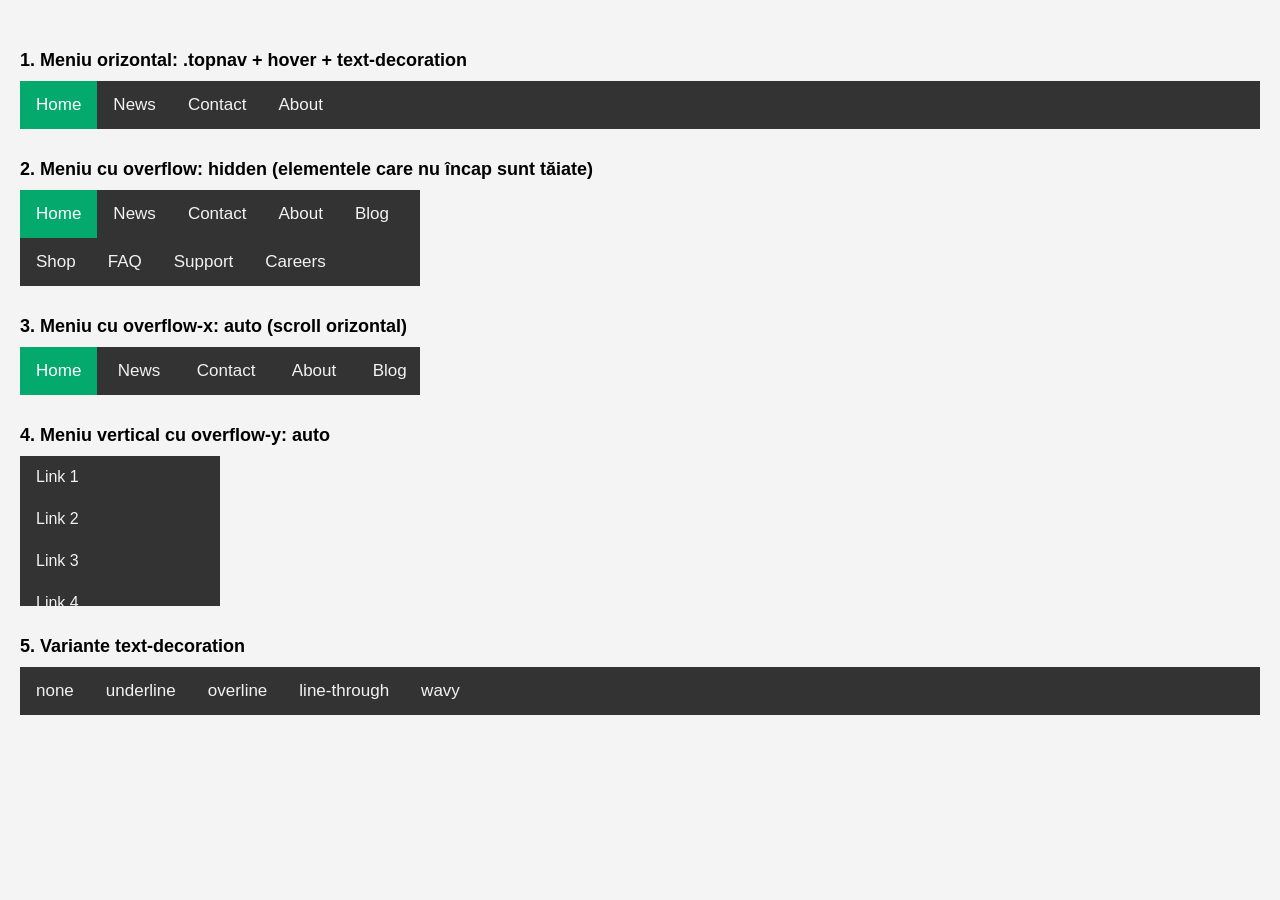
<file: Car-Game/index.html>
<!DOCTYPE html>
<html lang="ro">
<head>
  <meta charset="UTF-8">
  <meta name="viewport" content="width=device-width, initial-scale=1.0">
  <title>Demo CSS pentru meniuri</title>
  <link rel="stylesheet" href="styles.css">
</head>
<body>

  <h2>1. Meniu orizontal: .topnav + hover + text-decoration</h2>
  <div class="topnav">
    <a class="active" href="#home">Home</a>
    <a href="#news">News</a>
    <a href="#contact">Contact</a>
    <a href="#about">About</a>
  </div>

  <h2>2. Meniu cu overflow: hidden (elementele care nu încap sunt tăiate)</h2>
  <div class="topnav overflow-hidden">
    <a class="active" href="#home">Home</a>
    <a href="#news">News</a>
    <a href="#contact">Contact</a>
    <a href="#about">About</a>
    <a href="#blog">Blog</a>
    <a href="#shop">Shop</a>
    <a href="#faq">FAQ</a>
    <a href="#support">Support</a>
    <a href="#careers">Careers</a>
  </div>

  <h2>3. Meniu cu overflow-x: auto (scroll orizontal)</h2>
  <div class="topnav overflow-scroll">
    <a class="active" href="#home">Home</a>
    <a href="#news">News</a>
    <a href="#contact">Contact</a>
    <a href="#about">About</a>
    <a href="#blog">Blog</a>
    <a href="#shop">Shop</a>
    <a href="#faq">FAQ</a>
    <a href="#support">Support</a>
    <a href="#careers">Careers</a>
  </div>

  <h2>4. Meniu vertical cu overflow-y: auto</h2>
  <div class="sidenav">
    <a href="#a">Link 1</a>
    <a href="#b">Link 2</a>
    <a href="#c">Link 3</a>
    <a href="#d">Link 4</a>
    <a href="#e">Link 5</a>
    <a href="#f">Link 6</a>
    <a href="#g">Link 7</a>
    <a href="#h">Link 8</a>
  </div>

  <h2>5. Variante text-decoration</h2>
  <div class="topnav decorations">
    <a href="#none" class="td-none">none</a>
    <a href="#underline" class="td-underline">underline</a>
    <a href="#overline" class="td-overline">overline</a>
    <a href="#line-through" class="td-line">line-through</a>
    <a href="#wavy" class="td-wavy">wavy</a>
  </div>

</body>
</html>
</file>
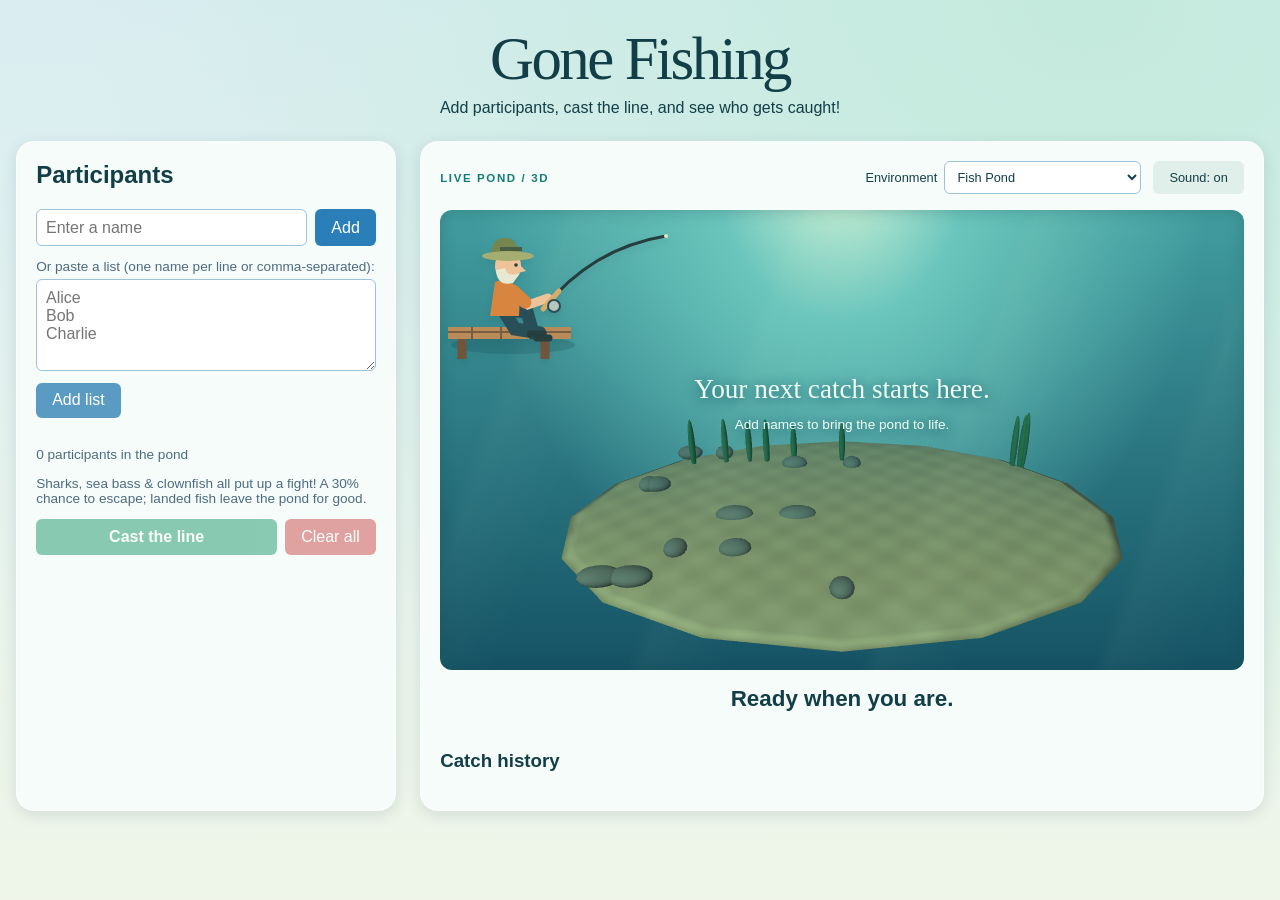
<file: Lesson-20261025-Inputs-Pick-App/index.html>
<!DOCTYPE html>
<html lang="en">
<head>
  <meta charset="UTF-8" />
  <meta name="viewport" content="width=device-width, initial-scale=1.0" />
  <title>Gone Fishing - Random Winner Picker</title>
  <link rel="stylesheet" href="styles.css" />
</head>
<body>
  <header>
    <h1 id="page-title">Gone Fishing</h1>
    <p id="page-description">Add participants, cast the line, and see who gets caught!</p>
  </header>

  <main>
    <section class="panel">
      <h2>Participants</h2>
      <form id="add-form">
        <input id="name-input" type="text" placeholder="Enter a name" aria-label="Participant name" autocomplete="off" />
        <button type="submit">Add</button>
      </form>

      <label for="bulk-input" class="hint">Or paste a list (one name per line or comma-separated):</label>
      <textarea id="bulk-input" rows="4" placeholder="Alice&#10;Bob&#10;Charlie"></textarea>
      <button id="bulk-add" type="button" class="secondary">Add list</button>

      <ul id="people-list"></ul>
      <p id="count" class="hint"></p>

      <p id="game-hint" class="hint">Sharks, sea bass &amp; clownfish all put up a fight! A 30% chance to escape; landed fish leave the pond for good.</p>

      <div class="actions">
        <button id="cast-btn" type="button" class="primary">Cast the line</button>
        <button id="clear-btn" type="button" class="danger">Clear all</button>
      </div>
    </section>

    <section class="panel pond-panel">
      <div class="pond-toolbar">
        <span class="pond-badge">LIVE POND / 3D</span>
        <label class="environment-control" for="environment">
          Environment
          <select id="environment">
            <option value="fish-pond">Fish Pond</option>
            <option value="star-wars">Star Wars</option>
            <option value="hell-support">Hell's Customer Support</option>
          </select>
        </label>
        <button id="sound-btn" type="button" class="secondary" aria-pressed="false">Sound: on</button>
      </div>
      <div id="pond" class="pond" role="img" aria-label="A fisherman casting into a 3D pond of participant fish">
        <svg class="space-sky" viewBox="0 0 900 460" preserveAspectRatio="xMidYMid slice" aria-hidden="true">
          <defs>
            <pattern id="stars" width="113" height="91" patternUnits="userSpaceOnUse">
              <circle cx="8" cy="17" r="1" fill="#fff5d6" />
              <circle cx="43" cy="68" r="0.7" fill="#c2dfff" />
              <circle cx="95" cy="38" r="1.2" fill="#eefaff" />
              <circle cx="72" cy="5" r="0.6" fill="#ffffff" />
              <circle cx="23" cy="82" r="0.5" fill="#ffffff" />
            </pattern>
            <radialGradient id="galaxy-glow">
              <stop stop-color="#fff0c8" stop-opacity="0.8" />
              <stop offset="0.17" stop-color="#82c3ff" stop-opacity="0.35" />
              <stop offset="1" stop-color="#3369bb" stop-opacity="0" />
            </radialGradient>
            <radialGradient id="planet-shade" cx="30%" cy="20%">
              <stop stop-color="#bdc9da" /><stop offset="1" stop-color="#182338" />
            </radialGradient>
          </defs>
          <rect width="900" height="460" fill="url(#stars)" />
          <g transform="translate(690 108) rotate(-24)">
            <ellipse rx="205" ry="98" fill="url(#galaxy-glow)" />
            <g fill="none" stroke="#9bc9ed" stroke-opacity="0.3" stroke-width="5" transform="scale(1 0.6)">
              <path id="galaxy-arm" d="M0 0C15-12 35-4 27 11C7 35-39 21-43-7C-54-54 31-69 73-30C131 24 40 91-49 63C-158 29-123-91-9-106C123-124 205-28 158 56" />
              <use href="#galaxy-arm" transform="rotate(180)" />
            </g>
            <ellipse rx="23" ry="8" fill="#fff4dc" opacity="0.75" />
          </g>
          <g transform="translate(430 345) rotate(28)">
            <ellipse rx="125" ry="45" fill="url(#galaxy-glow)" />
            <path d="M-82 4Q0-44 77 3T-63 17" fill="none" stroke="#85b5e5" stroke-opacity="0.35" stroke-width="4" />
          </g>
          <circle cx="786" cy="365" r="39" fill="url(#planet-shade)" />
          <ellipse cx="786" cy="365" rx="68" ry="12" fill="none" stroke="#a5c0d1" stroke-opacity="0.4" stroke-width="3" transform="rotate(-23 786 365)" />
        </svg>
        <svg class="hell-office" viewBox="0 0 900 460" preserveAspectRatio="none" aria-hidden="true">
          <defs>
            <linearGradient id="lava-glow" x2="0" y2="1">
              <stop stop-color="#ffbd57" /><stop offset="1" stop-color="#a62a21" />
            </linearGradient>
            <pattern id="cubicles" width="170" height="105" patternUnits="userSpaceOnUse">
              <path d="M4 100V28h152v72M4 28L28 8h124v20" fill="#463d3a" stroke="#8c7563" stroke-width="3" />
              <path d="M22 81h115v10H22z" fill="#a17b5e" />
              <rect x="58" y="42" width="42" height="30" rx="3" fill="#171e1b" stroke="#877966" stroke-width="3" />
              <path d="M78 72v10m-15 0h30" stroke="#ba9d75" stroke-width="3" />
              <path d="M67 55h22m-22 7h14" stroke="#b3d07a" stroke-width="2" />
              <path d="M119 64v16h11V64zm11 3q12 0 0 10" fill="none" stroke="#c9b698" stroke-width="3" />
            </pattern>
          </defs>
          <rect width="900" height="190" fill="#302a2b" />
          <path d="M330 0v155h570M350 0v135h550" fill="none" stroke="#695049" stroke-width="3" />
          <rect x="390" y="50" width="510" height="105" fill="url(#cubicles)" opacity="0.55" />
          <path d="M0 166Q180 145 300 180T610 172T900 164V460H0Z" fill="url(#lava-glow)" />
          <g fill="none" stroke="#ffe2a1" stroke-width="3" opacity="0.45">
            <path d="M0 245q100-30 220 6t240-5t250 3t200-4M-40 360q140-36 270 0t260 0t260 0t180 5" />
            <ellipse cx="220" cy="288" rx="18" ry="5" /><ellipse cx="720" cy="385" rx="27" ry="7" />
          </g>
          <g fill="#ffdf93" opacity="0.55">
            <circle cx="400" cy="330" r="6" /><circle cx="660" cy="235" r="4" /><circle cx="120" cy="410" r="8" />
          </g>
        </svg>
        <div class="hell-signs" aria-hidden="true">
          <span class="hell-motto">YOUR SUFFERING IS IMPORTANT TO US</span>
          <span class="hell-queue">NOW SERVING: 000 &nbsp; / &nbsp; ON HOLD SINCE 1342</span>
          <span class="hell-thermostat">OFFICE: 16&#176;C<br /><small>WHO TOUCHED THIS?</small></span>
        </div>
        <canvas id="pond-canvas" aria-hidden="true"></canvas>
        <div class="water-light" aria-hidden="true"></div>
        <svg class="fisherman" viewBox="0 0 240 145" role="img" aria-label="A fisherman sitting on a wooden dock, holding a fishing rod">
          <ellipse cx="65" cy="127" rx="62" ry="9" fill="#123e4733" />
          <path d="M14 114v27m83-27v27" stroke="#70543b" stroke-width="9" />
          <path d="M0 109h123v12H0z" fill="#b98b58" />
          <path d="M0 114h123m-99-5v12m29-12v12m29-12v12" stroke="#795d40" stroke-width="2" />
          <path d="M50 91l29 3 6 21m-28-20 10 16 25 4" fill="none" stroke="#284f57" stroke-width="13" stroke-linecap="round" />
          <path d="M82 116h13m-6 4h12" stroke="#263e3e" stroke-width="7" stroke-linecap="round" />
          <path d="M47 64q18-7 25 13l-1 21H42z" fill="#d8853f" />
          <path d="M58 63v-9" stroke="#e7b68a" stroke-width="10" />
          <ellipse cx="60" cy="48" rx="13" ry="16" fill="#efc39a" />
          <path d="M71 46l7 7-8 2" fill="#efc39a" />
          <circle cx="68" cy="47" r="1.8" fill="#263e3e" />
          <path d="M48 52q1 17 17 13l7-10q-13 5-15-5" fill="#e8e8d2" />
          <path d="M43 38q0-22 21-17l12 17" fill="#758650" />
          <ellipse cx="60" cy="38" rx="26" ry="5" fill="#a6ad70" />
          <path d="M52 31h22" stroke="#485d42" stroke-width="4" />
          <path d="M66 75l14 12 20-7" fill="none" stroke="#efc39a" stroke-width="9" stroke-linecap="round" />
          <path d="M65 73l12 11" stroke="#d8853f" stroke-width="13" stroke-linecap="round" />
          <g class="fisherman-rod">
            <path d="M95 91Q144 30 218 18" fill="none" stroke="#263e3e" stroke-width="3" stroke-linecap="round" />
            <path d="M95 91l16-18" stroke="#d7ae68" stroke-width="5" stroke-linecap="round" />
            <circle cx="106" cy="88" r="6" fill="#b4c8c0" stroke="#284f57" stroke-width="2" />
            <circle id="rod-tip" cx="218" cy="18" r="2" fill="#e4e9ce" />
          </g>
        </svg>
        <svg class="r2d2" viewBox="0 0 240 145" role="img" aria-label="R2-D2-style astromech robot with a tractor blaster">
          <ellipse cx="73" cy="130" rx="54" ry="8" fill="#52baff20" />
          <path d="M36 66v48H25v15h28V68m47-2v48h13v15H87V68" fill="#b6c8dc" stroke="#647a99" stroke-width="3" />
          <path d="M48 51V32a25 25 0 0 1 50 0v19" fill="#a6b9cf" stroke="#dbe8f5" stroke-width="2" />
          <path d="M55 28l9-14m17 0 11 14M49 39h49" stroke="#3466b0" stroke-width="8" />
          <rect x="47" y="48" width="52" height="68" rx="8" fill="#edf3f8" stroke="#879cb5" stroke-width="2" />
          <path d="M48 53h49m-39 17h30m-30 11h30" stroke="#3466b0" stroke-width="7" />
          <rect x="59" y="92" width="12" height="16" rx="2" fill="#3466b0" />
          <path d="M79 92h11m-11 7h11m-11 7h11" stroke="#8c9fb3" stroke-width="3" />
          <circle cx="81" cy="34" r="7" fill="#111e33" stroke="#4e73aa" stroke-width="3" />
          <circle cx="60" cy="43" r="2.5" fill="#ff6754" />
          <path d="M70 114l-3 12h17l-5-12" fill="#b4c8df" />
          <path d="M97 73l19-19" stroke="#a5b9ce" stroke-width="9" stroke-linecap="round" />
          <path d="M113 44h36v17h-36z" fill="#405575" stroke="#a3bdd4" stroke-width="2" />
          <path d="M144 47h31v11h-31" fill="#788ea9" />
          <path d="M151 49h25v6h-25" fill="#b7eaff" />
          <circle id="blaster-tip" cx="176" cy="52" r="3" fill="#8bf1ff" />
          <circle class="blaster-flash" cx="177" cy="52" r="9" fill="#6feaff" opacity="0" />
        </svg>
        <div class="support-station" aria-hidden="true"></div>
        <svg class="support-demon" viewBox="18 5 222 140" role="img" aria-label="Junior demon with a headset, pitchfork and retractable ID badge">
          <ellipse cx="83" cy="132" rx="74" ry="8" fill="#210d0d66" />
          <path d="M18 114h118v16H18zM32 130v15m87-15v15" fill="#695149" stroke="#302a2a" stroke-width="5" />
          <path d="M61 89l26 9 5 23m-21-25 1 26h18" fill="none" stroke="#373237" stroke-width="12" stroke-linecap="round" />
          <path d="M51 63q19-11 31 7l-2 28H48z" fill="#ded0ad" />
          <path d="M58 64v-9" stroke="#ca4e3b" stroke-width="10" />
          <ellipse cx="64" cy="44" rx="17" ry="19" fill="#ef6548" stroke="#6f291f" stroke-width="1.5" />
          <path d="M49 33L42 13l17 14m14 1 13-15-2 25" fill="#f2ca89" stroke="#9e4935" stroke-width="2" />
          <path d="M47 44q-7-27 18-27t20 27" fill="none" stroke="#292b30" stroke-width="5" />
          <rect x="44" y="36" width="8" height="17" rx="3" fill="#45464b" />
          <path d="M48 51q4 12 22 8" fill="none" stroke="#292b30" stroke-width="3" />
          <circle cx="71" cy="58" r="3" fill="#292b30" />
          <path d="M57 39l8 3m7 0 7-3" stroke="#65291f" stroke-width="3" />
          <ellipse cx="62" cy="46" rx="4" ry="3" fill="#fff0c6" /><ellipse cx="75" cy="46" rx="4" ry="3" fill="#fff0c6" />
          <circle cx="63" cy="46" r="1.6" fill="#392a2a" /><circle cx="76" cy="46" r="1.6" fill="#392a2a" />
          <path d="M65 54q6 3 11-1" fill="none" stroke="#752c22" stroke-width="2" />
          <path d="M66 73l16 12 24-10" fill="none" stroke="#df6245" stroke-width="8" stroke-linecap="round" />
          <path d="M58 65l8 19 7-18" fill="none" stroke="#8a392d" stroke-width="3" />
          <rect x="59" y="82" width="17" height="21" rx="2" fill="#f9e9bf" />
          <path d="M62 87h11m-11 5h8m-8 5h10" stroke="#8a392d" stroke-width="2" />
          <path d="M44 87q-30 20-13-7l-8 3" fill="none" stroke="#ca4e3b" stroke-width="5" />
          <g class="demon-pitchfork" stroke="#e9ba71" stroke-width="4" fill="none" stroke-linecap="round">
            <path d="M101 90L204 26m-17-9 8 15 18 8m-26-23 2 9m15-10v10m16 6-7 8" />
            <circle id="pitchfork-tip" cx="204" cy="26" r="3" fill="#ffe1a3" />
          </g>
          <rect x="19" y="120" width="114" height="23" rx="2" fill="#422b27" stroke="#b28762" stroke-width="2" />
          <text x="76" y="130" text-anchor="middle" fill="#ffe0aa" font-size="7" font-family="monospace">AGENT 666</text>
          <text x="76" y="138" text-anchor="middle" fill="#ffe0aa" font-size="6" font-family="monospace">JUNIOR DAMNAGER</text>
        </svg>
        <svg id="fishing-wire" class="fishing-wire" aria-hidden="true"><path id="wire-path" /></svg>
        <div id="line" class="line"><div class="hook"></div></div>
        <p id="pond-empty" class="pond-empty">Your next catch starts here.<br /><small>Add names to bring the pond to life.</small></p>
      </div>
      <div id="result" class="result" aria-live="polite">Ready when you are.</div>
      <h3 id="history-heading">Catch history</h3>
      <ol id="history"></ol>
    </section>
  </main>

  <script src="rig.js"></script>
  <script src="pond.js"></script>
  <script src="sound.js"></script>
  <script src="app.js"></script>
</body>
</html>
</file>
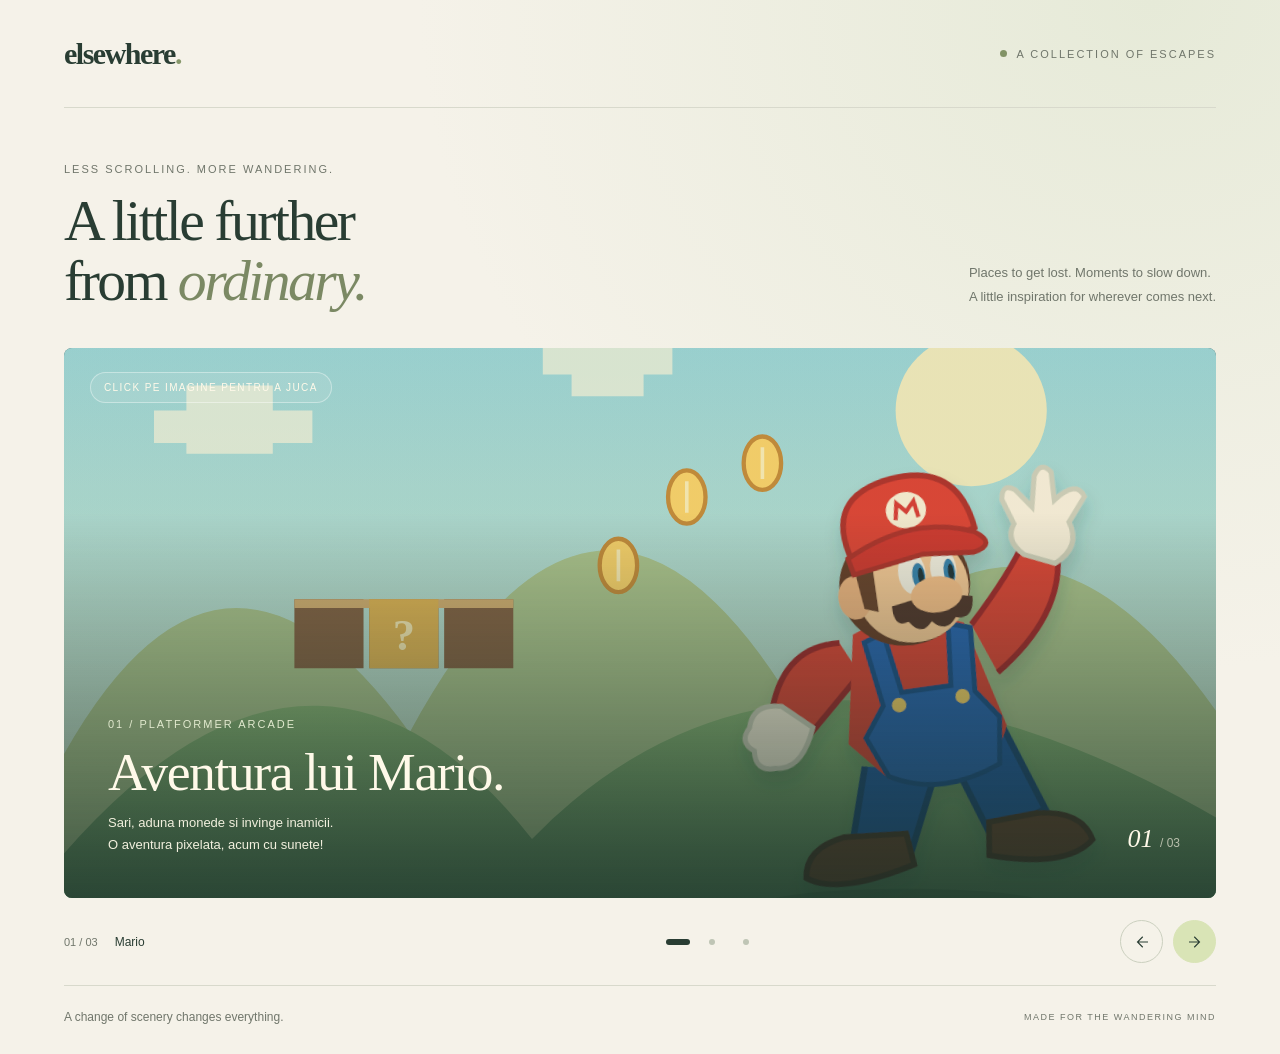
<file: Lesson-20261031-Carusel-Arcade/index.html>
<!DOCTYPE html>
<html lang="en">
<head>
  <meta charset="UTF-8">
  <meta name="viewport" content="width=device-width, initial-scale=1">
  <meta name="description" content="Three illustrated escapes. A little inspiration for your next adventure.">
  <title>Elsewhere - A Little Further From Ordinary</title>
  <link rel="stylesheet" href="./game.css">
  <script src="./arcade-audio.js" defer></script>
  <script src="./game.js" defer></script>
  <script src="./pacman.js" defer></script>
  <script src="./duckhunt.js" defer></script>
  <style>
    :root {
      color-scheme: light;
      --paper: #f5f2e9;
      --ink: #293d33;
      --muted: #70766b;
      --line: #d8d9cc;
      --accent: #d9e4b6;
    }
    * { box-sizing: border-box; }
    body {
      margin: 0;
      color: var(--ink);
      background: radial-gradient(ellipse at 90% 0%, #e6ead8 0, transparent 45%), var(--paper);
      font-family: "Trebuchet MS", sans-serif;
    }
    button { font: inherit; }
    button:focus-visible, a:focus-visible { outline: 3px solid var(--ink); outline-offset: 5px; }
    .page { max-width: 1440px; padding: 0 64px; margin: auto; }
    header { display: flex; justify-content: space-between; align-items: center; min-height: 108px; border-bottom: 1px solid var(--line); }
    .wordmark { color: var(--ink); text-decoration: none; font: bold 30px Georgia, serif; letter-spacing: -1.5px; }
    .wordmark span { color: #87986b; }
    .header-note, .eyebrow, .category, .footer-note { font-size: 11px; letter-spacing: 2px; text-transform: uppercase; }
    .header-note { display: flex; align-items: center; gap: 10px; color: var(--muted); }
    .header-note::before { content: ""; width: 7px; height: 7px; background: #829366; border-radius: 50%; }
    .intro { display: flex; align-items: flex-end; justify-content: space-between; gap: 32px; padding: 55px 0 36px; }
    .eyebrow { color: var(--muted); margin: 0 0 16px; }
    h1 { margin: 0; font: normal clamp(38px, 4.5vw, 65px)/1.05 Georgia, serif; letter-spacing: -2.5px; }
    h1 em { color: #7b8964; }
    .intro-copy { max-width: 255px; margin: 0 0 4px; font-size: 13px; line-height: 1.8; color: var(--muted); }
    .carusel { position: relative; }
    .viewport { position: relative; overflow: hidden; border-radius: 8px; background: #3e6260; touch-action: pan-y; }
    .slide { display: none; position: relative; height: clamp(360px, 43vw, 570px); cursor: pointer; }
    .slide.activ { display: block; }
    .slide:focus-visible { outline: 3px solid #fff1c9; outline-offset: -6px; }
    .slide img { display: block; width: 100%; height: 100%; object-fit: cover; }
    .slide::after { content: ""; position: absolute; inset: 0; background: linear-gradient(180deg, #152b2410 30%, #142a24b8 100%); pointer-events: none; }
    .slide.activ img { animation: reveal .65s ease-out both; }
    .slide.activ .caption { animation: rise .5s ease-out both; }
    .caption { position: absolute; bottom: 42px; left: 44px; right: 120px; color: #fff9e9; z-index: 1; }
    .category { margin: 0 0 14px; color: #e1e9ce; }
    h2 { margin: 0 0 12px; font: normal clamp(34px, 4.2vw, 57px)/1.05 Georgia, serif; letter-spacing: -1.5px; }
    .caption p:last-child { margin: 0; max-width: 380px; font-size: 13px; line-height: 1.7; color: #f2f0de; }
    .image-label { position: absolute; top: 24px; left: 26px; z-index: 2; padding: 9px 13px; border: 1px solid #ffffff60; border-radius: 30px; background: #f5f2e91a; color: #fff9e9; font-size: 10px; letter-spacing: 1.4px; text-transform: uppercase; }
    .image-count { position: absolute; bottom: 44px; right: 36px; z-index: 2; color: #fff9e9; font: italic 26px Georgia, serif; }
    .image-count span { font: 12px "Trebuchet MS", sans-serif; opacity: .65; }
    .image-label, .image-count { pointer-events: none; }
    .controls { display: flex; justify-content: space-between; align-items: center; min-height: 88px; border-bottom: 1px solid var(--line); gap: 16px; }
    .slide-status { display: flex; align-items: center; gap: 17px; min-width: 240px; font-size: 12px; }
    .status-number { color: var(--muted); font-size: 11px; }
    .dots { display: flex; align-items: center; gap: 2px; }
    .dot { width: 32px; height: 40px; display: grid; place-items: center; border: 0; padding: 0; background: transparent; cursor: pointer; }
    .dot::after { content: ""; width: 6px; height: 6px; border-radius: 8px; background: #bfc5b5; transition: width .2s, background .2s; }
    .dot[aria-current="true"]::after { width: 24px; background: var(--ink); }
    .arrows { display: flex; gap: 10px; }
    .arrow { display: grid; place-items: center; width: 43px; height: 43px; border: 1px solid #cbd0bf; border-radius: 50%; background: transparent; color: var(--ink); cursor: pointer; transition: background .2s; }
    .arrow:last-child { background: var(--accent); border-color: var(--accent); }
    .arrow:hover { background: #c9d5b1; }
    .arrow svg { width: 18px; height: 18px; fill: none; stroke: currentColor; stroke-width: 1.5; }
    footer { display: flex; justify-content: space-between; align-items: center; padding: 24px 0 30px; gap: 20px; color: var(--muted); }
    footer p { margin: 0; font-size: 12px; }
    .footer-note { font-size: 9px; letter-spacing: 1.5px; }
    @keyframes reveal { from { opacity: .5; transform: scale(1.035); } to { opacity: 1; transform: scale(1); } }
    @keyframes rise { from { opacity: 0; transform: translateY(12px); } to { opacity: 1; transform: translateY(0); } }
    @media (min-width: 1500px) { .intro { padding-top: 65px; } }
    @media (max-width: 700px) {
      .page { padding: 0 22px; }
      header { min-height: 82px; }
      .wordmark { font-size: 27px; }
      .header-note { font-size: 8px; letter-spacing: 1px; }
      .intro { display: block; padding: 36px 0 26px; }
      h1 { letter-spacing: -1.5px; }
      .intro-copy { margin-top: 18px; max-width: 310px; }
      .slide { height: 440px; }
      .caption { left: 24px; bottom: 30px; right: 40px; }
      .caption p:last-child { max-width: 255px; font-size: 12px; }
      .image-count { right: 20px; bottom: 23px; font-size: 20px; }
      .image-label { top: 20px; left: 20px; }
      .slide-status { min-width: 0; gap: 9px; font-size: 11px; }
      .status-number { display: none; }
      .controls { gap: 8px; }
      .dot { width: 25px; }
      .arrow { width: 38px; height: 38px; }
      .arrows { gap: 6px; }
      footer { align-items: flex-start; }
      .footer-note { max-width: 110px; text-align: right; line-height: 1.8; }
    }
    @media (prefers-reduced-motion: reduce) {
      *, *::before, *::after { animation: none !important; transition: none !important; }
    }
  </style>
</head>
<body>
  <div class="page">
    <header>
      <a class="wordmark" href="./index.html" aria-label="Elsewhere home">elsewhere<span>.</span></a>
      <div class="header-note">A collection of escapes</div>
    </header>
    <main>
      <section class="intro" aria-labelledby="page-title">
        <div>
          <p class="eyebrow">Less scrolling. More wandering.</p>
          <h1 id="page-title">A little further<br>from <em>ordinary.</em></h1>
        </div>
        <p class="intro-copy">Places to get lost. Moments to slow down.<br>A little inspiration for wherever comes next.</p>
      </section>
      <section class="carusel" aria-label="Arcade games" aria-roledescription="carousel">
        <div class="viewport">
          <div class="image-label" id="slide-hint">Click pe imagine pentru a juca</div>
          <div class="slide activ" id="play-game" role="button" tabindex="0" aria-label="Joaca Mario (1 din 3)" aria-describedby="slide-hint" aria-haspopup="dialog">
            <img src="./mario.svg" alt="Mario cu sapca rosie si salopeta albastra, langa monede si blocuri de caramida." width="1600" height="1000" fetchpriority="high">
            <div class="caption">
              <p class="category">01 / Platformer arcade</p>
              <h2>Aventura lui Mario.</h2>
              <p>Sari, aduna monede si invinge inamicii.<br>O aventura pixelata, acum cu sunete!</p>
            </div>
          </div>
          <div class="slide" id="play-pacman" role="button" tabindex="0" aria-label="Joaca Pac-Man (2 din 3)" aria-describedby="slide-hint" aria-haspopup="dialog">
            <img src="./pacman.svg" alt="Pac-Man galben, puncte aurii si fantome colorate intr-un labirint arcade." width="1600" height="1000">
            <div class="caption">
              <p class="category">02 / Labirint arcade</p>
              <h2>Inca un punct.</h2>
              <p>Aduna toate punctele. Evita fantomele.<br>Prinde o super-bila si intoarce jocul!</p>
            </div>
          </div>
          <div class="slide" id="play-duckhunt" role="button" tabindex="0" aria-label="Joaca Duck Hunt (3 din 3)" aria-describedby="slide-hint" aria-haspopup="dialog">
            <img src="./duckhunt.svg" alt="Doua rate in zbor si un caine care rade in iarba, intr-un peisaj Duck Hunt." width="1600" height="1000">
            <div class="caption">
              <p class="category">03 / Tinteste si trage</p>
              <h2>Nu rata momentul.</h2>
              <p>Doua rate. Trei cartuse. Un caine pus pe ras.<br>Ai o tinta mai buna decat crede el?</p>
            </div>
          </div>
          <div class="image-count" aria-hidden="true">01 <span>/ 03</span></div>
        </div>
        <div class="controls">
          <div class="slide-status" aria-live="polite" aria-atomic="true"><span class="status-number">01 / 03</span><span class="status-title">Mario</span></div>
          <div class="dots" role="group" aria-label="Choose a slide">
            <button class="dot" type="button" aria-label="Show slide 1: Mario" aria-current="true"></button>
            <button class="dot" type="button" aria-label="Show slide 2: Pac-Man" aria-current="false"></button>
            <button class="dot" type="button" aria-label="Show slide 3: Duck Hunt" aria-current="false"></button>
          </div>
          <div class="arrows">
            <button class="arrow prev" type="button" aria-label="Previous slide"><svg viewBox="0 0 24 24" aria-hidden="true"><path d="m13 5-7 7 7 7M6 12h14"/></svg></button>
            <button class="arrow next" type="button" aria-label="Next slide"><svg viewBox="0 0 24 24" aria-hidden="true"><path d="m11 5 7 7-7 7M18 12H4"/></svg></button>
          </div>
        </div>
      </section>
    </main>
    <footer>
      <p>A change of scenery changes everything.</p>
      <span class="footer-note">Made for the wandering mind</span>
    </footer>
  </div>
  <dialog id="game-dialog" aria-labelledby="game-title" aria-describedby="game-instructions">
    <div class="game-shell">
      <div class="game-heading">
        <div><p class="eyebrow">Elsewhere / Arcade</p><h2 id="game-title">Aventura lui Mario</h2></div>
        <button class="game-close" id="game-close" type="button" aria-label="Inchide jocul">&#10005;</button>
      </div>
      <div class="game-toolbar">
        <p id="game-score">Monede: 0 / 12 &middot; Vieti: 3</p>
        <div><button id="game-sound" type="button" aria-pressed="true">Sunet: pornit</button><button id="game-pause" type="button">Pauza</button><button id="game-restart" type="button">Reincepe</button></div>
      </div>
      <canvas id="game-canvas" width="960" height="480" tabindex="0" aria-label="Joc platformer. Deplasare cu sagetile sau A si D; sari cu Spatiu, W sau sageata sus.">
        Browserul tau nu suporta Canvas. Incearca un browser modern pentru a juca.
      </canvas>
      <p id="game-message" role="status" aria-live="polite">Aduna monede, sari peste inamici si ajungi la steag!</p>
      <div class="game-bottom">
        <p id="game-instructions">A / D sau sageti: miscare &middot; Spatiu / W: sari<br>P: pauza &middot; R: reincepe &middot; Esc: inchide</p>
        <div class="game-touch" aria-label="Comenzi tactile">
          <button type="button" data-game-key="left" aria-label="Mergi la stanga">&#8592;</button>
          <button type="button" data-game-key="right" aria-label="Mergi la dreapta">&#8594;</button>
          <button type="button" data-game-key="jump" aria-label="Sari">Sari &#8593;</button>
        </div>
      </div>
    </div>
  </dialog>
  <dialog id="pacman-dialog" aria-labelledby="pacman-title" aria-describedby="pacman-instructions">
    <div class="game-shell">
      <div class="game-heading">
        <div><p class="eyebrow">Elsewhere / Arcade 02</p><h2 id="pacman-title">Pac-Man</h2></div>
        <button class="game-close" id="pacman-close" type="button" aria-label="Inchide Pac-Man">&#10005;</button>
      </div>
      <div class="game-toolbar">
        <p id="pacman-score">Scor: 0 &middot; Vieti: 3</p>
        <div><button id="pacman-sound" type="button" aria-pressed="true">Sunet: pornit</button><button id="pacman-pause" type="button">Pauza</button><button id="pacman-restart" type="button">Reincepe</button></div>
      </div>
      <canvas id="pacman-canvas" width="504" height="552" tabindex="0" aria-label="Pac-Man. Foloseste sagetile sau W A S D ca sa aduni punctele si sa eviti fantomele.">
        Browserul tau nu suporta Canvas.
      </canvas>
      <p id="pacman-message" role="status" aria-live="polite">Aduna toate punctele si evita fantomele!</p>
      <div class="game-bottom">
        <p id="pacman-instructions">Sageti / W A S D: miscare<br>P: pauza &middot; R: reincepe &middot; Esc: inchide</p>
        <div class="game-touch pacman-touch" aria-label="Comenzi tactile Pac-Man">
          <button type="button" data-pacman-dir="left" aria-label="Stanga">&#8592;</button>
          <button type="button" data-pacman-dir="up" aria-label="Sus">&#8593;</button>
          <button type="button" data-pacman-dir="down" aria-label="Jos">&#8595;</button>
          <button type="button" data-pacman-dir="right" aria-label="Dreapta">&#8594;</button>
        </div>
      </div>
    </div>
  </dialog>
  <dialog id="duckhunt-dialog" aria-labelledby="duckhunt-title" aria-describedby="duckhunt-instructions">
    <div class="game-shell">
      <div class="game-heading">
        <div><p class="eyebrow">Elsewhere / Arcade 03</p><h2 id="duckhunt-title">Vanatorul de rate</h2></div>
        <button class="game-close" id="duckhunt-close" type="button" aria-label="Inchide Duck Hunt">&#10005;</button>
      </div>
      <div class="game-toolbar">
        <p id="duckhunt-score">Scor: 0 &middot; Runda: 1 / 10 &middot; Cartuse: 3</p>
        <div><button id="duckhunt-sound" type="button" aria-pressed="true">Sunet: pornit</button><button id="duckhunt-pause" type="button">Pauza</button><button id="duckhunt-restart" type="button">Reincepe</button></div>
      </div>
      <canvas id="duckhunt-canvas" width="960" height="540" tabindex="0" aria-label="Duck Hunt. Click sau atinge ratele. Din tastatura: sageti pentru tinta, Spatiu pentru a trage.">
        Browserul tau nu suporta Canvas.
      </canvas>
      <p id="duckhunt-message" role="status" aria-live="polite">Nimereste cel putin 12 din 20 de rate in 10 runde!</p>
      <div class="game-bottom">
        <p id="duckhunt-instructions">Click / atingere: trage &middot; Sageti / W A S D: tinta &middot; Spatiu: trage<br>3 cartuse pe runda &middot; P: pauza &middot; R: reincepe &middot; Esc: inchide</p>
      </div>
    </div>
  </dialog>
  <script>
    const slides = document.querySelectorAll(".slide");
    const dots = document.querySelectorAll(".dot");
    const titles = ["Mario", "Pac-Man", "Duck Hunt"];
    let index = 0;

    function arata(i) {
      slides[index].classList.remove("activ");
      index = (i + slides.length) % slides.length;
      slides[index].classList.add("activ");
      dots.forEach((dot, i) => dot.setAttribute("aria-current", String(i === index)));
      const number = String(index + 1).padStart(2, "0");
      document.querySelector(".image-count").innerHTML = `${number} <span>/ 03</span>`;
      document.querySelector(".status-number").textContent = `${number} / 03`;
      document.querySelector(".status-title").textContent = titles[index];
    }

    document.querySelector(".prev").onclick = () => arata(index - 1);
    document.querySelector(".next").onclick = () => arata(index + 1);
    dots.forEach((dot, i) => { dot.onclick = () => arata(i); });

    slides.forEach(slide => {
      slide.onkeydown = event => {
        if (event.key !== "Enter" && event.key !== " ") return;
        event.preventDefault();
        event.stopPropagation();
        if (!event.repeat) slide.click();
      };
    });
    document.querySelector(".carusel").onkeydown = event => {
      if (event.key !== "ArrowLeft" && event.key !== "ArrowRight") return;
      event.preventDefault();
      arata(index + (event.key === "ArrowRight" ? 1 : -1));
      slides[index].focus();
    };
  </script>
</body>
</html>
</file>
<file: Car-Game/styles.css>
body {
  margin: 0;
  padding: 20px;
  font-family: Arial, Helvetica, sans-serif;
  background: #f4f4f4;
}

h2 {
  font-size: 18px;
  margin: 30px 0 10px;
}

/* ---------- .topnav ---------- */
.topnav {
  background-color: #333;
  overflow: hidden;          /* clearfix pentru elemente float */
}

.topnav a {
  float: left;
  display: block;
  color: #f2f2f2;
  text-align: center;
  padding: 14px 16px;
  text-decoration: none;     /* elimina sublinierea implicita */
  font-size: 17px;
}

/* hover */
.topnav a:hover {
  background-color: #ddd;
  color: black;
  text-decoration: underline;
}

.topnav a.active {
  background-color: #04AA6D;
  color: white;
}

/* ---------- overflow ---------- */
.overflow-hidden {
  width: 400px;
  overflow: hidden;          /* continutul in exces este ascuns */
}

.overflow-scroll {
  width: 400px;
  overflow-x: auto;          /* scroll orizontal la nevoie */
  overflow-y: hidden;
  white-space: nowrap;
}

.overflow-scroll a {
  float: none;
  display: inline-block;
}

/* ---------- meniu vertical ---------- */
.sidenav {
  width: 200px;
  height: 150px;
  background: #333;
  overflow-y: auto;          /* scroll vertical */
}

.sidenav a {
  display: block;
  color: #f2f2f2;
  padding: 12px 16px;
  text-decoration: none;
}

.sidenav a:hover {
  background: #555;
  text-decoration: underline overline;
}

/* ---------- variante text-decoration ---------- */
.td-none:hover      { text-decoration: none; }
.td-underline:hover { text-decoration: underline; }
.td-overline:hover  { text-decoration: overline; }
.td-line:hover      { text-decoration: line-through; }
.td-wavy:hover      { text-decoration: underline wavy #04AA6D 2px; }
.decorations a      { background: #333; }
</file>
<file: Lesson-20261025-Inputs-Pick-App/styles.css>
:root {
  --ink: #123e47;
  --teal: #147c78;
  --paper: #f6fcf9;
}

* { box-sizing: border-box; }
[hidden] { display: none !important; }

body {
  margin: 0;
  font-family: "Trebuchet MS", sans-serif;
  background: radial-gradient(ellipse at 85% 0%, #c3eadc, transparent 65%), linear-gradient(#d9edf1, #eff6e9);
  color: var(--ink);
  min-height: 100vh;
}

header { text-align: center; padding: 1.5rem 1rem 0.5rem; }
header h1 { margin: 0; font-family: Georgia, serif; font-size: clamp(2.4rem, 5vw, 3.8rem); font-weight: 400; letter-spacing: -0.04em; }
header p { margin: 0.3rem 0 0; }

main {
  display: grid;
  grid-template-columns: minmax(280px, 380px) 1fr;
  gap: 1.5rem;
  max-width: 1320px;
  margin: 1rem auto;
  padding: 0 1rem 2rem;
}

@media (max-width: 800px) { main { grid-template-columns: 1fr; } }

.panel {
  background: var(--paper);
  border: 1px solid #ffffffb3;
  border-radius: 18px;
  padding: 1.2rem;
  box-shadow: 0 4px 16px rgba(18, 50, 74, 0.12);
}

.panel h2, .panel h3 { margin-top: 0; }

form { display: flex; gap: 0.5rem; }

input[type="text"], textarea {
  flex: 1;
  width: 100%;
  padding: 0.55rem;
  border: 1px solid #9cc3dd;
  border-radius: 6px;
  font: inherit;
}

textarea { resize: vertical; margin: 0.3rem 0 0.5rem; }

button {
  padding: 0.55rem 1rem;
  border: none;
  border-radius: 6px;
  background: #2a7fb8;
  color: #fff;
  font: inherit;
  cursor: pointer;
}
button:hover:not(:disabled) { filter: brightness(1.1); }
button:disabled { opacity: 0.5; cursor: not-allowed; }
button:focus-visible, input:focus-visible, textarea:focus-visible, select:focus-visible { outline: 3px solid #e8ab38; outline-offset: 3px; }
button.secondary { background: #5a9bc4; }
button.primary { background: #1d9a6c; font-weight: 600; flex: 1; }
button.danger { background: #c94a4a; }

.hint { font-size: 0.85rem; color: #4d6b80; display: block; margin-top: 0.8rem; }

#people-list {
  list-style: none;
  padding: 0;
  margin: 1rem 0 0;
  max-height: 220px;
  overflow-y: auto;
}

#people-list li {
  display: flex;
  justify-content: space-between;
  align-items: center;
  padding: 0.35rem 0.5rem;
  border-bottom: 1px solid #e3eef5;
}

#people-list li button {
  background: transparent;
  color: #c94a4a;
  padding: 0 0.4rem;
  font-size: 1.1rem;
}

.actions { display: flex; gap: 0.5rem; }

/* Pond */
.pond {
  position: relative;
  height: 460px;
  isolation: isolate;
  border-radius: 12px;
  overflow: hidden;
  background: radial-gradient(ellipse at 50% -10%, #d5f6d9 0%, #6ac5bc 22%, transparent 65%), linear-gradient(#429d9f, #155365);
  box-shadow: inset 0 1px 15px #153e4540;
}

.pond-toolbar { display: flex; flex-wrap: wrap; justify-content: space-between; align-items: center; gap: 0.8rem; margin-bottom: 1rem; }
.pond-badge { color: var(--teal); font-size: 0.72rem; font-weight: bold; letter-spacing: 0.14em; }
.environment-control { display: flex; align-items: center; flex-wrap: wrap; gap: 0.4rem; font-size: 0.8rem; margin-left: auto; }
.environment-control select { font: inherit; color: var(--ink); background: #fff; padding: 0.45rem 1.7rem 0.45rem 0.55rem; border: 1px solid #9cc3dd; border-radius: 6px; cursor: pointer; }
.environment-control select:disabled { cursor: not-allowed; opacity: 0.6; }
.pond-toolbar button { font-size: 0.8rem; background: #e1efea; color: var(--ink); }
#pond-canvas { display: block; width: 100%; height: 100%; position: absolute; inset: 0; }
.water-light { position: absolute; inset: 0; pointer-events: none; background: repeating-linear-gradient(110deg, transparent 0 12%, #e8ffd009 14%, transparent 24%); }
.fisherman, .r2d2, .support-demon { position: absolute; top: 8px; left: 8px; width: clamp(155px, 30%, 240px); height: auto; z-index: 50; pointer-events: none; filter: drop-shadow(0 4px 3px #123e4720); }
.r2d2, .space-sky { display: none; }
.support-demon, .support-station, .hell-office, .hell-signs { display: none; }
.fishing-wire { position: absolute; inset: 0; width: 100%; height: 100%; z-index: 59; pointer-events: none; opacity: 0; }
.fishing-wire.active { opacity: 1; }
.fishing-wire path { fill: none; stroke: #eef5df; stroke-width: 1.5; stroke-linecap: round; }
.pond.fighting .fishing-wire path { stroke: #ffe49d; }
.fish.approaching { transition: left 1.2s ease-in-out, top 1.2s ease-in-out; }
.pond-empty { position: absolute; top: 32%; left: 0; width: 100%; margin: 0; padding: 1rem; text-align: center; color: #effff4; font: 1.7rem Georgia, serif; text-shadow: 0 2px 14px #174f60; }
.pond-empty small { display: inline-block; margin-top: 0.7rem; font: 0.85rem "Trebuchet MS", sans-serif; }

.fish {
  position: absolute;
  display: flex;
  align-items: center;
  gap: 0.3rem;
  white-space: nowrap;
  color: #fff;
  font-size: 0.85rem;
  font-weight: 600;
  text-shadow: 0 1px 2px rgba(0, 0, 0, 0.5);
  transition: left 2.5s ease-in-out, top 2.5s ease-in-out, opacity 0.6s;
}

.fish .body { width: 38px; height: 23px; border-radius: 55% 60% 60% 55%; display: inline-block; position: relative; background: linear-gradient(#ffdc72, #e98531); box-shadow: inset 0 -4px 5px #a44c3955; }
.fish .body::before { content: ""; position: absolute; top: 2px; left: -12px; border-top: 10px solid transparent; border-bottom: 10px solid transparent; border-left: 14px solid #f4a345; }
.fish .body::after { content: ""; position: absolute; top: 6px; right: 7px; width: 5px; height: 5px; background: #123e47; border-radius: 50%; }
.fish.flip .body { transform: scaleX(-1); }
.fish.shark .body { width: 57px; height: 20px; background: linear-gradient(#60808b 48%, #e2ebe5 52%); }
.fish.shark .body::before { border-left-color: #65838b; border-top-width: 16px; border-bottom-width: 16px; top: -6px; }
.fish.sea-bass .body { width: 45px; background: linear-gradient(#6b8e69, #a1b29b 42%, #3f665c 47% 54%, #d7ded1 60%); }
.fish.sea-bass .body::before { border-left-color: #829b7b; }
.fish.clownfish .body { background: linear-gradient(90deg, #f58a26 14%, #283d40 15% 18%, #fff8e6 19% 28%, #283d40 29% 32%, #f58a26 33% 53%, #283d40 54% 57%, #fff8e6 58% 69%, #283d40 70% 73%, #f58a26 74%); }
.fish.fighting .body { animation: thrash 0.18s ease-in-out infinite alternate; }
.fish.fighting .label, .is-3d .fish.fighting .label { background: #ffe49d; color: var(--ink); text-shadow: none; }
.fish.escaped .body { animation: dart 0.7s ease-out; }
.is-3d .fish { transform: translate(-50%, 0) scale(var(--fish-scale, 1)); transition: opacity 0.6s; max-width: 150px; }
.is-3d .fish .body { display: none; }
.is-3d .fish .label { background: #093c4d80; border: 1px solid #dcf8e64d; border-radius: 20px; padding: 0.18rem 0.55rem; overflow: hidden; text-overflow: ellipsis; }
.fish .label { max-width: 150px; overflow: hidden; text-overflow: ellipsis; }

.fish.caught {
  transition: left 0.8s ease, top 1.2s ease-in;
  z-index: 5;
}
.fish.caught .label {
  background: #ffd84d;
  color: #12324a;
  padding: 0.1rem 0.4rem;
  border-radius: 4px;
  text-shadow: none;
}
.fish.faded { opacity: 0.25; }

.line {
  position: absolute;
  top: 0;
  left: 0;
  width: 0;
  height: 0;
  z-index: 60;
  opacity: 0;
  pointer-events: none;
}
.line.active { opacity: 1; }
.is-3d .line { transition: none; }
.hook {
  position: absolute;
  bottom: -10px;
  left: -5px;
  width: 12px;
  height: 12px;
  border: 2px solid #ddd;
  border-top: none;
  border-radius: 0 0 8px 8px;
}

.result {
  min-height: 3rem;
  margin: 1rem 0;
  text-align: center;
  font-size: 1.4rem;
  font-weight: 700;
}
.result.win { color: #1d9a6c; animation: pop 0.5s ease; }
.result.escape, #history li.escape { color: #997017; }

@keyframes thrash {
  from { rotate: -22deg; translate: -7px 5px; }
  to { rotate: 20deg; translate: 8px -6px; }
}
@keyframes dart {
  35% { translate: 22px 12px; }
  70% { translate: -10px 4px; }
}

@keyframes pop {
  0% { transform: scale(0.6); opacity: 0; }
  70% { transform: scale(1.15); }
  100% { transform: scale(1); opacity: 1; }
}

#history { padding-left: 1.4rem; margin: 0; }
#history li { padding: 0.15rem 0; }
#history { max-height: 200px; overflow-y: auto; }

body.space-theme { background: radial-gradient(ellipse at 85% 0%, #b9cfe4, transparent 65%), linear-gradient(#e5eaf1, #f5f3e9); }
.space-theme header h1 { color: #293d56; }
.space-theme .pond-badge { color: #425d82; }
.space-theme button.primary { background: #365e89; }
.space-theme .environment-control select { border-color: #b4974d; }
.pond.space {
  background: radial-gradient(ellipse at 75% 20%, #18366566, transparent 55%), radial-gradient(ellipse at 20% 90%, #1b466240, transparent 50%), #060e20;
  box-shadow: inset 0 0 45px #0008;
}
.space .space-sky { display: block; position: absolute; inset: 0; width: 100%; height: 100%; pointer-events: none; }
.space .fisherman, .space .water-light { display: none; }
.space .r2d2 { display: block; filter: drop-shadow(0 0 12px #75c6ff30); }
.space .fishing-wire path { stroke: #8cf2ff; stroke-width: 2; filter: drop-shadow(0 0 4px #51d8ff); }
.space.fighting .fishing-wire path { stroke: #ffdd84; }
.space .hook { width: 14px; height: 14px; bottom: -7px; left: -7px; border: 2px solid #8cf2ff; border-radius: 50%; box-shadow: 0 0 9px #51d8ff; }
.space.casting .blaster-flash { animation: blaster-glow 0.8s ease-in-out infinite alternate; }
.space .pond-empty { text-shadow: 0 2px 14px #000; color: #e9f0ff; }
.space.is-3d .fish .label { background: #0b173bcc; border-color: #b5d2f766; }
.space.is-3d .fish.fighting .label, .space.is-3d .fish.caught .label { background: #ffe49d; color: #123e47; }

/* Distinct spacecraft silhouettes also work without WebGL. */
.space .fish .body { box-shadow: none; }
.space .fish.clownfish .body { width: 38px; height: 13px; border-radius: 70% 90% 90% 70%; background: linear-gradient(#e8edf2, #7e93ab); }
.space .fish.clownfish .body::before { width: 25px; height: 33px; left: 0; top: -10px; border: 0; background: #b5c1d0; clip-path: polygon(0 0, 100% 20%, 35% 50%, 100% 80%, 0 100%, 20% 50%); }
.space .fish.clownfish .body::after { width: 12px; height: 7px; top: 3px; right: 12px; background: #345c85; border-radius: 60%; }
.space .fish.shark .body { width: 57px; height: 25px; border-radius: 0; background: linear-gradient(#e8eef2, #7f91a6); clip-path: polygon(0 0, 100% 50%, 0 100%); }
.space .fish.shark .body::before { width: 16px; height: 9px; top: 8px; left: 6px; border: 0; background: #3a4d66; }
.space .fish.shark .body::after { display: none; }
.space .fish.sea-bass .body { width: 32px; height: 32px; background: radial-gradient(circle, #719aba 0 24%, #192b44 26% 45%, #a1b1c5 47% 63%, transparent 65%); border-radius: 0; border-left: 6px solid #8b9eb6; border-right: 6px solid #8b9eb6; }
.space .fish.sea-bass .body::before, .space .fish.sea-bass .body::after { display: none; }

@keyframes blaster-glow { from { opacity: 0.25; } to { opacity: 0.85; } }

/* The complaints department: warm lava, cold corporate hospitality. */
body.hell-theme {
  --ink: #4c302a;
  --teal: #a13d28;
  --paper: #fff6e5;
  background: repeating-linear-gradient(0deg, transparent 0 31px, #8d402007 32px), radial-gradient(ellipse at 85% 0%, #f3bb83, transparent 65%), linear-gradient(#ebdbc2, #f9eddb);
}
.hell-theme header h1 { color: #8f301f; }
.hell-theme header p { color: #765044; }
.hell-theme button { background: #9f5038; }
.hell-theme button.primary { background: #ab3c27; }
.hell-theme button.danger { background: #734637; }
.hell-theme .hint { color: #775b4b; }
.hell-theme .environment-control select { border-color: #bb8a62; max-width: 100%; }
.hell-theme .result.win { color: #846020; }
.hell-theme .result.escape, .hell-theme #history li.escape { color: #a23a28; }
.pond.hell { background: radial-gradient(ellipse at 50% 100%, #ffc56b, transparent 65%), #4b2827; box-shadow: inset 0 0 40px #48161088; }
.hell .hell-office { display: block; position: absolute; inset: 0; width: 100%; height: 100%; pointer-events: none; }
.hell .fisherman, .hell .water-light { display: none; }
.hell .support-station { display: block; position: absolute; top: 10px; left: 10px; width: clamp(160px, 29%, 225px); height: clamp(160px, 21vw, 205px); z-index: 46; border: 3px solid #b28762; border-radius: 65px 65px 8px 8px; background: radial-gradient(ellipse at 40% 32%, #fff6d6, #e8c99b 74%); box-shadow: 6px 7px 0 #221c1c88, inset 0 0 0 5px #f5dfb9; pointer-events: none; }
.hell .support-demon { display: block; top: 18px; left: 10px; width: clamp(215px, 38%, 300px); filter: drop-shadow(0 2px 1px #49271c44); }
.hell .hell-signs { display: flex; position: absolute; top: 12px; right: 12px; left: 42%; flex-direction: column; align-items: flex-end; gap: 7px; z-index: 45; pointer-events: none; font: bold 10px "Courier New", monospace; text-align: center; }
.hell-motto { padding: 8px 10px; border: 2px solid #d1a778; color: #ffe0aa; background: #422b27; box-shadow: 3px 3px 0 #271a19; animation: support-sign 7s step-end infinite; }
.hell-queue { padding: 5px 8px; background: #232924; color: #d8d78c; font-size: 9px; }
.hell-thermostat { padding: 5px; background: #f3e7c9; color: #593e34; border: 2px solid #ad9984; }
.hell-thermostat small { font-size: 7px; }
.hell .fishing-wire path { stroke: #f8d89e; stroke-width: 2; stroke-dasharray: 4 2; }
.hell.fighting .fishing-wire path { stroke: #fff7dc; }
.hell .hook { width: 23px; height: 29px; bottom: -19px; left: -11px; border: 2px solid #9c492e; border-radius: 3px; background: #ffefbe; box-shadow: 0 2px 5px #5c261a66; }
.hell .hook::after { content: "REAL\A PERSON"; white-space: pre; display: block; padding-top: 5px; text-align: center; font: bold 6px "Courier New", monospace; color: #6b2e20; }
.hell .pond-empty { color: #fff6df; text-shadow: 0 2px 10px #4c1c15; }
.hell.is-3d .fish .label { background: #48251ed9; border-color: #f8d7a980; }
.hell.is-3d .fish.fighting .label, .hell.is-3d .fish.caught .label { background: #ffe49d; color: #4c302a; }

/* Recognizable callers in the no-WebGL fallback, not recolored fish. */
.hell .fish .body { box-shadow: none; }
.hell .fish.clownfish .body { width: 35px; height: 42px; border-radius: 50% 50% 10% 10%; background: linear-gradient(#fff8dc, #c6ded0); clip-path: polygon(0 100%, 0 40%, 8% 15%, 25% 2%, 73% 2%, 94% 18%, 100% 40%, 100% 100%, 75% 86%, 50% 100%, 25% 86%); }
.hell .fish.clownfish .body::before { left: 8px; top: 15px; width: 5px; height: 7px; border: 0; background: #5c3332; border-radius: 50%; box-shadow: 14px 0 #5c3332; }
.hell .fish.clownfish .body::after { left: 12px; top: 29px; width: 11px; height: 5px; border-radius: 50%; background: #5c3332; }
.hell .fish.shark .body { width: 62px; height: 46px; border-radius: 5px; background: linear-gradient(90deg, transparent 35%, #e5ad58 36% 43%, transparent 44%), linear-gradient(#33333a, #57515a); border-bottom: 4px solid #24252a; }
.hell .fish.shark .body::before { left: 0; top: -10px; width: 19px; height: 22px; border: 0; border-radius: 45%; background: #d9714f; box-shadow: 21px -4px #e0955f, 42px 0 #d9714f; }
.hell .fish.shark .body::after { content: "NO  NO  NO"; left: 0; top: -3px; width: 62px; height: 12px; background: none; border-radius: 0; font: bold 7px "Courier New", monospace; color: #492b27; text-align: center; }
.hell .fish.sea-bass .body { width: 48px; height: 31px; border-radius: 4px; background: linear-gradient(#a5a696 25%, #e5dcc5 26% 70%, #6b6960 71%); border: 2px solid #56554e; }
.hell .fish.sea-bass .body::before { left: 6px; top: -15px; width: 31px; height: 18px; border: 0; border-radius: 0; background: repeating-linear-gradient(#fff1c8 0 4px, #aa4d35 5px 6px); transform: skew(-8deg); }
.hell .fish.sea-bass .body::after { right: 5px; top: 12px; width: 5px; height: 5px; background: #eb5d35; box-shadow: -25px 0 #eb5d35; }
@keyframes support-sign { 0%, 95%, 98% { opacity: 1; } 96%, 99% { opacity: 0.55; } }

@media (max-width: 800px) {
  .pond { height: 380px; }
  .pond-panel { min-width: 0; }
  .environment-control { margin-left: 0; flex-direction: column; align-items: flex-start; gap: 0.2rem; }
  .hell .hell-signs { left: 57%; right: 8px; font-size: 8px; }
  .hell-motto { padding: 5px; }
  .hell-queue { font-size: 7px; }
}

@media (prefers-reduced-motion: reduce) {
  .fish, .line { transition: none; }
  .result.win { animation: none; }
  .fish.fighting .body, .fish.escaped .body { animation: none; }
  .space.casting .blaster-flash { animation: none; opacity: 0.6; }
  .hell-motto { animation: none; }
}
</file>
<file: Lesson-20261031-Carusel-Arcade/game.css>
body:has(dialog[open]) { overflow: hidden; }
#game-dialog, #pacman-dialog, #duckhunt-dialog {
  width: min(1020px, calc(100% - 24px));
  max-height: calc(100dvh - 24px);
  padding: 0;
  border: 1px solid #b6c4a4;
  border-radius: 12px;
  background: var(--paper);
  color: var(--ink);
  box-shadow: 0 32px 100px #152b2466;
}
#game-dialog::backdrop, #pacman-dialog::backdrop, #duckhunt-dialog::backdrop { background: #132b26c9; backdrop-filter: blur(7px); }
#pacman-dialog { width: min(670px, calc(100% - 24px)); }
.game-shell { padding: 24px; }
.game-heading, .game-toolbar, .game-bottom { display: flex; align-items: center; justify-content: space-between; gap: 16px; }
.game-heading .eyebrow { margin-bottom: 7px; font-size: 9px; }
.game-heading h2 { font-size: 30px; margin: 0; letter-spacing: -1px; }
.game-close { width: 40px; height: 40px; border: 1px solid var(--line); border-radius: 50%; background: transparent; color: var(--ink); cursor: pointer; }
.game-toolbar { padding: 18px 0 12px; }
.game-toolbar p { margin: 0; font-size: 13px; font-weight: bold; }
.game-toolbar > div { display: flex; flex-wrap: wrap; gap: 5px; }
.game-toolbar button { padding: 8px 12px; border: 1px solid var(--line); border-radius: 4px; background: transparent; color: var(--ink); cursor: pointer; }
.game-toolbar button:hover, .game-close:hover { background: var(--accent); }
#game-canvas { display: block; width: 100%; height: auto; border-radius: 6px; image-rendering: pixelated; background: #9ed7e5; touch-action: none; }
#game-message { min-height: 20px; margin: 13px 0 8px; font-size: 13px; font-weight: bold; }
#game-instructions { font-size: 11px; line-height: 1.8; color: var(--muted); margin: 0; }
#pacman-canvas { display: block; width: auto; max-width: 100%; height: auto; max-height: 56dvh; margin: auto; border-radius: 6px; background: #102328; touch-action: none; }
#pacman-message { min-height: 20px; margin: 13px 0 8px; font-size: 13px; font-weight: bold; }
#pacman-instructions { font-size: 11px; line-height: 1.8; color: var(--muted); margin: 0; }
#duckhunt-canvas { display: block; width: 100%; height: auto; border-radius: 6px; background: #9ed7df; cursor: crosshair; touch-action: none; }
#duckhunt-message { min-height: 20px; margin: 13px 0 8px; font-size: 13px; font-weight: bold; }
#duckhunt-instructions { font-size: 11px; line-height: 1.8; color: var(--muted); margin: 0; }
.game-touch { display: flex; gap: 7px; flex-shrink: 0; }
.game-touch button { min-width: 46px; height: 44px; padding: 0 12px; border: 1px solid #c1cbb2; border-radius: 6px; background: #e1e8d1; color: var(--ink); font-weight: bold; touch-action: none; user-select: none; -webkit-user-select: none; cursor: pointer; }
.game-touch button:active { background: #bbcda2; }
@media (max-width: 700px) {
  .game-shell { padding: 14px; }
  .game-heading h2 { font-size: 24px; }
  .game-toolbar p, .game-toolbar button { font-size: 11px; }
  .game-toolbar button { padding: 7px; }
  .game-toolbar { flex-wrap: wrap; gap: 9px; }
  .pacman-touch { justify-content: center; }
  #play-game img { object-position: 66% center; }
  #play-pacman img { object-position: 65% center; }
  #play-duckhunt img { object-position: 68% center; }
  .game-bottom { flex-wrap: wrap; }
  .game-touch { width: 100%; justify-content: flex-end; }
  .game-touch button { min-width: 58px; height: 48px; }
  #game-message { font-size: 12px; }
  .caption { bottom: 36px; }
}
</file>
